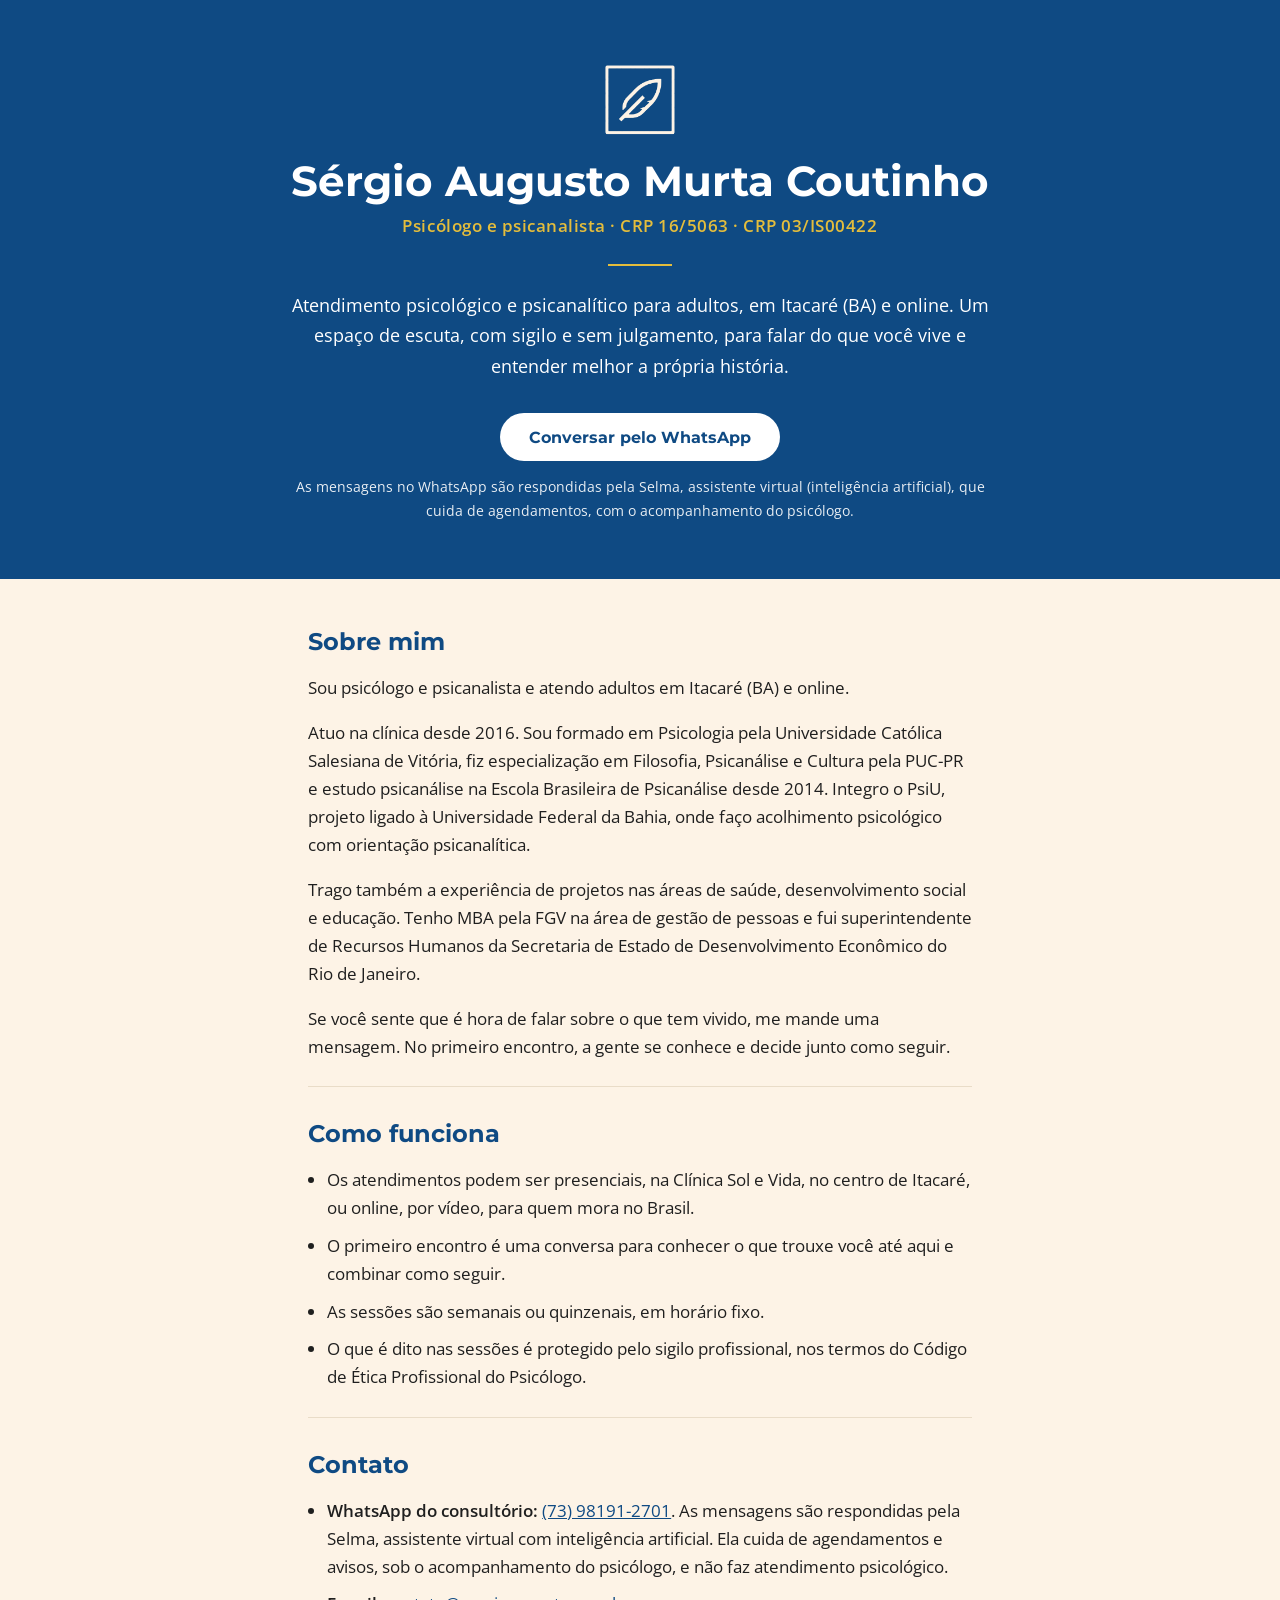
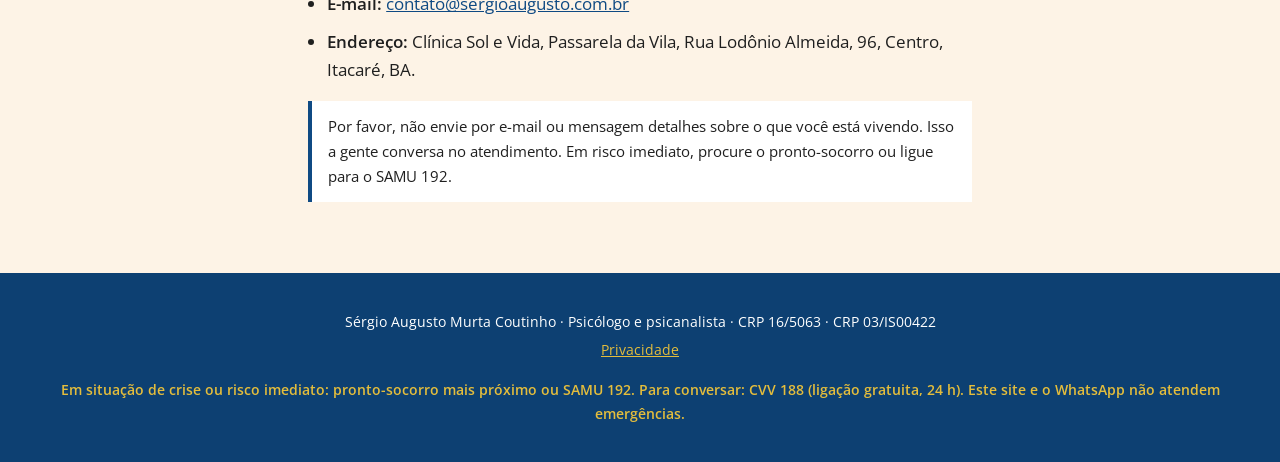
<file: index.html>
<!DOCTYPE html>
<html lang="pt-BR">
<head>
<meta charset="utf-8">
<meta name="viewport" content="width=device-width, initial-scale=1">
<title>Psicólogo e psicanalista em Itacaré (BA) e online | Sérgio Augusto Murta Coutinho</title>
<meta name="description" content="Atendimento psicológico e psicanalítico para adultos, individual, presencial em Itacaré (BA) e online por vídeo. Sérgio Augusto Murta Coutinho, CRP 16/5063 e CRP 03/IS00422.">
<meta name="referrer" content="no-referrer">
<meta http-equiv="Content-Security-Policy" content="default-src 'self'; base-uri 'none'; form-action 'none'; object-src 'none'">
<link rel="canonical" href="https://sergioaugusto.com.br/">
<link rel="icon" type="image/png" href="img/pena.png">
<link rel="stylesheet" href="estilo.css">
</head>
<body>

<header class="topo">
  <div class="faixa">
    <img src="img/pena.png" alt="" class="pena" width="72" height="72">
    <h1>Sérgio Augusto Murta Coutinho</h1>
    <p class="registro">Psicólogo e psicanalista · CRP 16/5063 · CRP 03/IS00422</p>
    <span class="fio" aria-hidden="true"></span>
    <p class="chamada">Atendimento psicológico e psicanalítico para adultos, em Itacaré (BA) e online. Um espaço de escuta, com sigilo e sem julgamento, para falar do que você vive e entender melhor a própria história.</p>
    <a class="botao" href="https://wa.me/5573981912701" rel="noopener">Conversar pelo WhatsApp</a>
    <p class="nota">As mensagens no WhatsApp são respondidas pela Selma, assistente virtual (inteligência artificial), que cuida de agendamentos, com o acompanhamento do psicólogo.</p>
  </div>
</header>

<main>
  <section id="sobre">
    <h2>Sobre mim</h2>
    <p>Sou psicólogo e psicanalista e atendo adultos em Itacaré (BA) e online.</p>
    <p>Atuo na clínica desde 2016. Sou formado em Psicologia pela Universidade Católica Salesiana de Vitória, fiz especialização em Filosofia, Psicanálise e Cultura pela PUC-PR e estudo psicanálise na Escola Brasileira de Psicanálise desde 2014. Integro o PsiU, projeto ligado à Universidade Federal da Bahia, onde faço acolhimento psicológico com orientação psicanalítica.</p>
    <p>Trago também a experiência de projetos nas áreas de saúde, desenvolvimento social e educação. Tenho MBA pela FGV na área de gestão de pessoas e fui superintendente de Recursos Humanos da Secretaria de Estado de Desenvolvimento Econômico do Rio de Janeiro.</p>
    <p>Se você sente que é hora de falar sobre o que tem vivido, me mande uma mensagem. No primeiro encontro, a gente se conhece e decide junto como seguir.</p>
  </section>

  <section id="como-funciona">
    <h2>Como funciona</h2>
    <ul>
      <li>Os atendimentos podem ser presenciais, na Clínica Sol e Vida, no centro de Itacaré, ou online, por vídeo, para quem mora no Brasil.</li>
      <li>O primeiro encontro é uma conversa para conhecer o que trouxe você até aqui e combinar como seguir.</li>
      <li>As sessões são semanais ou quinzenais, em horário fixo.</li>
      <li>O que é dito nas sessões é protegido pelo sigilo profissional, nos termos do Código de Ética Profissional do Psicólogo.</li>
    </ul>
  </section>

  <section id="contato">
    <h2>Contato</h2>
    <ul>
      <li><strong>WhatsApp do consultório:</strong> <a href="https://wa.me/5573981912701" rel="noopener">(73) 98191-2701</a>. As mensagens são respondidas pela Selma, assistente virtual com inteligência artificial. Ela cuida de agendamentos e avisos, sob o acompanhamento do psicólogo, e não faz atendimento psicológico.</li>
      <li><strong>E-mail:</strong> <a href="mailto:contato@sergioaugusto.com.br">contato@sergioaugusto.com.br</a></li>
      <li><strong>Endereço:</strong> Clínica Sol e Vida, Passarela da Vila, Rua Lodônio Almeida, 96, Centro, Itacaré, BA.</li>
    </ul>
    <p class="aviso">Por favor, não envie por e-mail ou mensagem detalhes sobre o que você está vivendo. Isso a gente conversa no atendimento. Em risco imediato, procure o pronto-socorro ou ligue para o SAMU 192.</p>
  </section>
</main>

<footer>
  <p>Sérgio Augusto Murta Coutinho · Psicólogo e psicanalista · CRP 16/5063 · CRP 03/IS00422</p>
  <p><a href="privacidade.html">Privacidade</a></p>
  <p class="crise">Em situação de crise ou risco imediato: pronto-socorro mais próximo ou SAMU 192. Para conversar: CVV 188 (ligação gratuita, 24 h). Este site e o WhatsApp não atendem emergências.</p>
</footer>

</body>
</html>
</file>
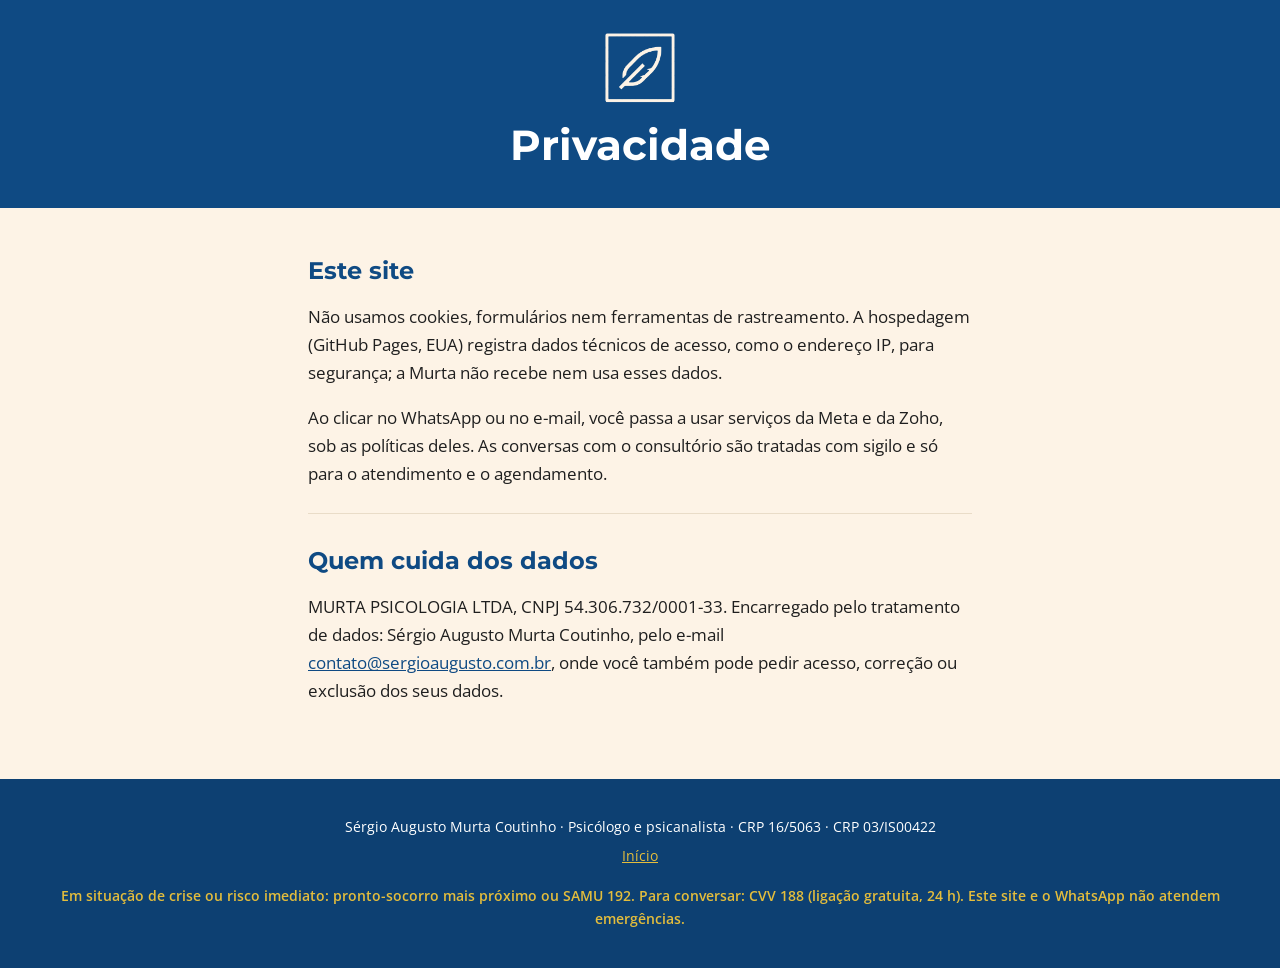
<file: privacidade.html>
<!DOCTYPE html>
<html lang="pt-BR">
<head>
<meta charset="utf-8">
<meta name="viewport" content="width=device-width, initial-scale=1">
<title>Privacidade | Sérgio Augusto Murta Coutinho, Psicólogo em Itacaré (BA)</title>
<meta name="description" content="Como este site trata dados de quem o visita: sem cookies, sem formulários e sem rastreamento.">
<meta name="referrer" content="no-referrer">
<meta http-equiv="Content-Security-Policy" content="default-src 'self'; base-uri 'none'; form-action 'none'; object-src 'none'">
<link rel="canonical" href="https://sergioaugusto.com.br/privacidade.html">
<link rel="icon" type="image/png" href="img/pena.png">
<link rel="stylesheet" href="estilo.css">
</head>
<body>

<header class="topo topo-curto">
  <div class="faixa">
    <a href="./"><img src="img/pena.png" alt="Início" class="pena" width="56" height="56"></a>
    <h1>Privacidade</h1>
  </div>
</header>

<main>
  <section>
    <h2>Este site</h2>
    <p>Não usamos cookies, formulários nem ferramentas de rastreamento. A hospedagem (GitHub Pages, EUA) registra dados técnicos de acesso, como o endereço IP, para segurança; a Murta não recebe nem usa esses dados.</p>
    <p>Ao clicar no WhatsApp ou no e-mail, você passa a usar serviços da Meta e da Zoho, sob as políticas deles. As conversas com o consultório são tratadas com sigilo e só para o atendimento e o agendamento.</p>
  </section>

  <section>
    <h2>Quem cuida dos dados</h2>
    <p>MURTA PSICOLOGIA LTDA, CNPJ 54.306.732/0001-33. Encarregado pelo tratamento de dados: Sérgio Augusto Murta Coutinho, pelo e-mail <a href="mailto:contato@sergioaugusto.com.br">contato@sergioaugusto.com.br</a>, onde você também pode pedir acesso, correção ou exclusão dos seus dados.</p>
  </section>
</main>

<footer>
  <p>Sérgio Augusto Murta Coutinho · Psicólogo e psicanalista · CRP 16/5063 · CRP 03/IS00422</p>
  <p><a href="./">Início</a></p>
  <p class="crise">Em situação de crise ou risco imediato: pronto-socorro mais próximo ou SAMU 192. Para conversar: CVV 188 (ligação gratuita, 24 h). Este site e o WhatsApp não atendem emergências.</p>
</footer>

</body>
</html>
</file>
<file: estilo.css>
/* Design System Murta: Azul #0F4A83, Folhagem #0D4072, dourado #E4BD3C só sobre azul, creme #FDF3E6.
   Fontes servidas pelo próprio site (Montserrat e Open Sans, licença OFL): nenhum pedido a terceiros. */
@font-face { font-family: "Montserrat"; font-weight: 600; font-display: swap; src: url("fonts/montserrat-600.woff2") format("woff2"); }
@font-face { font-family: "Montserrat"; font-weight: 700; font-display: swap; src: url("fonts/montserrat-700.woff2") format("woff2"); }
@font-face { font-family: "Open Sans"; font-weight: 400; font-display: swap; src: url("fonts/open-sans-400.woff2") format("woff2"); }
@font-face { font-family: "Open Sans"; font-weight: 600; font-display: swap; src: url("fonts/open-sans-600.woff2") format("woff2"); }

:root { --azul: #0F4A83; --folhagem: #0D4072; --dourado: #E4BD3C; --creme: #FDF3E6; --texto: #1F1F1F; }
* { box-sizing: border-box; }
html { scroll-behavior: smooth; }
body { margin: 0; font: 400 1.0625rem/1.65 "Open Sans", "Segoe UI", Arial, sans-serif; color: var(--texto); background: var(--creme); }
h1, h2 { font-family: "Montserrat", "Segoe UI", Arial, sans-serif; line-height: 1.25; }
a { color: var(--azul); }

.topo { background: var(--azul); color: #fff; text-align: center; padding: 4rem 1.25rem 3.5rem; }
.faixa { max-width: 44rem; margin: 0 auto; }
.pena { width: 72px; height: 72px; }
.topo h1 { font-weight: 700; font-size: clamp(1.7rem, 4.5vw, 2.6rem); margin: .75rem 0 .25rem; }
.registro { color: var(--dourado); font-weight: 600; letter-spacing: .03em; margin: 0; }
.fio { display: block; width: 4rem; height: 2px; background: var(--dourado); margin: 1.5rem auto; }
.chamada { font-size: 1.15rem; margin: 0 0 2rem; }
.botao { display: inline-block; background: #fff; color: var(--azul); font: 700 1rem "Montserrat", Arial, sans-serif;
         text-decoration: none; padding: .9rem 1.8rem; border-radius: 2rem; }
.botao:hover, .botao:focus-visible { background: var(--dourado); outline: none; }
.nota { font-size: .9rem; opacity: .9; margin: .9rem 0 0; }

main { max-width: 44rem; margin: 0 auto; padding: 1rem 1.25rem 3rem; }
section { padding: 2rem 0 .5rem; border-bottom: 1px solid #e9dcc8; }
section:last-child { border-bottom: 0; }
h2 { color: var(--azul); font-weight: 700; font-size: 1.5rem; margin: 0 0 1rem; }
ul { padding-left: 1.2rem; }
li { margin-bottom: .6rem; }
.aviso { background: #fff; border-left: 4px solid var(--azul); padding: .8rem 1rem; font-size: .95rem; }

footer { background: var(--folhagem); color: #fff; text-align: center; padding: 2rem 1.25rem; font-size: .9rem; }
footer p { margin: .3rem 0; }
footer a { color: var(--dourado); }
.crise { color: var(--dourado); font-weight: 600; margin-top: 1rem !important; }
.topo-curto { padding: 2rem 1.25rem; }
.topo-curto h1 { margin-top: .5rem; }
</file>
